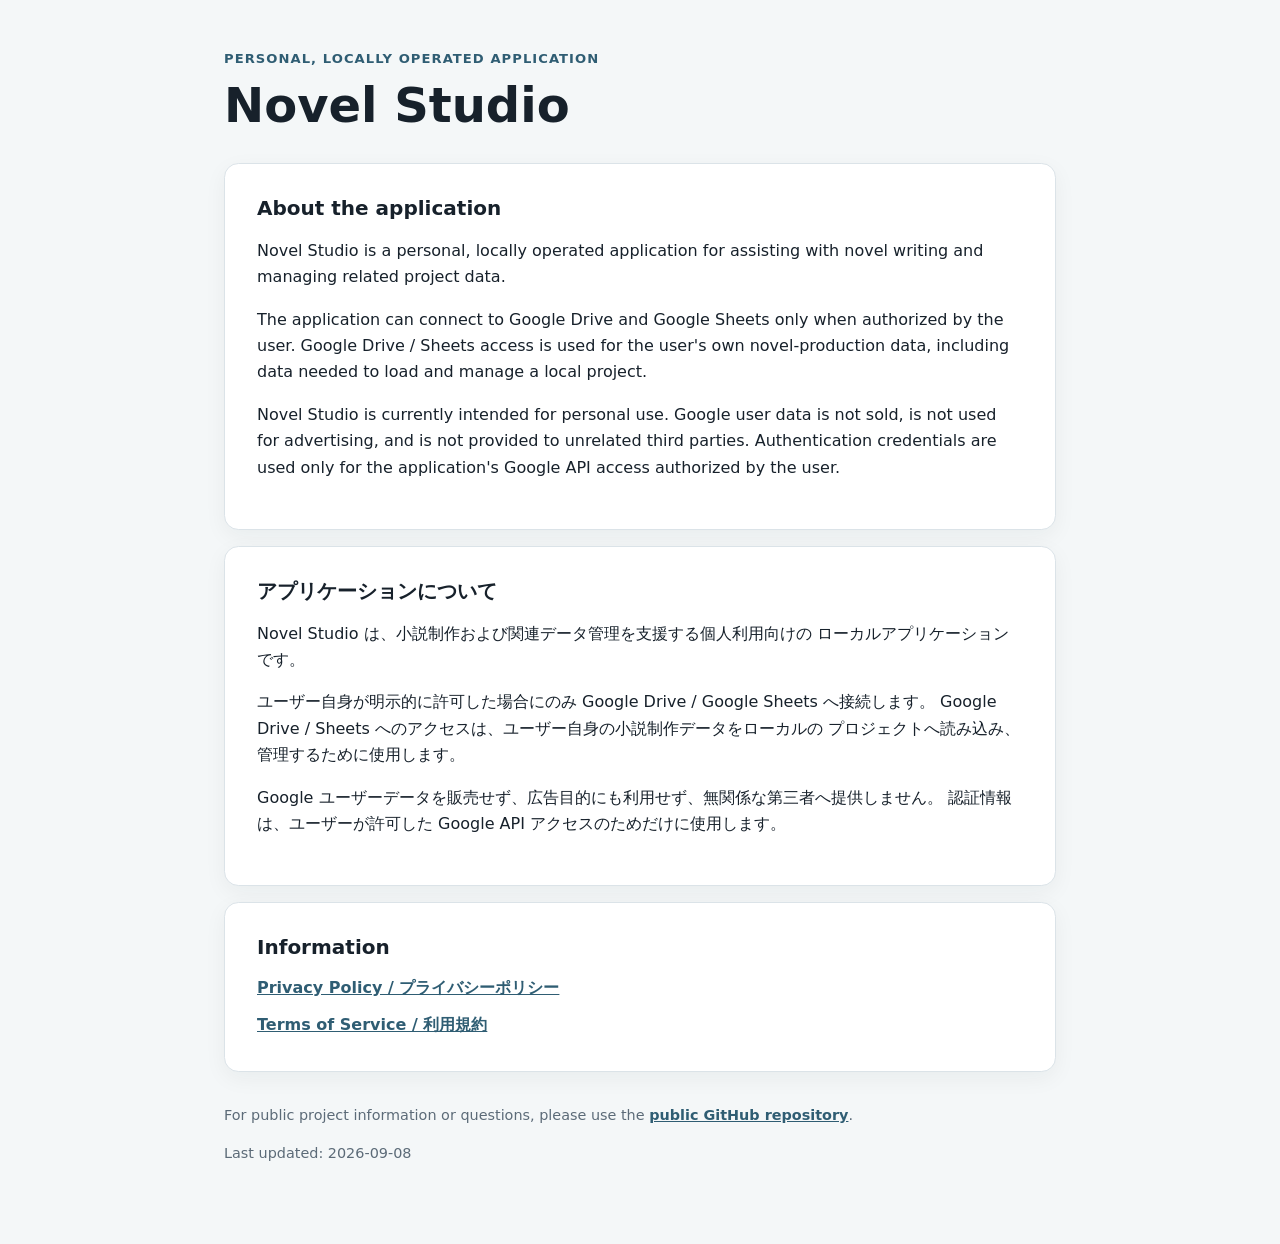
<file: index.html>
<!doctype html>
<html lang="en">
  <head>
    <meta charset="utf-8">
    <meta name="viewport" content="width=device-width, initial-scale=1">
    <meta name="description" content="Novel Studio is a personal, locally operated application for novel writing and related project data.">
    <title>Novel Studio</title>
    <link rel="stylesheet" href="styles.css">
  </head>
  <body>
    <main class="container">
      <header class="site-header">
        <p class="eyebrow">Personal, locally operated application</p>
        <h1>Novel Studio</h1>
      </header>

      <section class="card" aria-labelledby="about-heading">
        <h2 id="about-heading">About the application</h2>
        <p>
          Novel Studio is a personal, locally operated application for assisting with
          novel writing and managing related project data.
        </p>
        <p>
          The application can connect to Google Drive and Google Sheets only when authorized
          by the user. Google Drive / Sheets access is used for the user's own
          novel-production data, including data needed to load and manage a local project.
        </p>
        <p>
          Novel Studio is currently intended for personal use. Google user data is not
          sold, is not used for advertising, and is not provided to unrelated third parties.
          Authentication credentials are used only for the application's Google API access
          authorized by the user.
        </p>
      </section>

      <section class="card" lang="ja" aria-labelledby="about-ja-heading">
        <h2 id="about-ja-heading">アプリケーションについて</h2>
        <p>
          Novel Studio は、小説制作および関連データ管理を支援する個人利用向けの
          ローカルアプリケーションです。
        </p>
        <p>
          ユーザー自身が明示的に許可した場合にのみ Google Drive / Google Sheets へ接続します。
          Google Drive / Sheets へのアクセスは、ユーザー自身の小説制作データをローカルの
          プロジェクトへ読み込み、管理するために使用します。
        </p>
        <p>
          Google ユーザーデータを販売せず、広告目的にも利用せず、無関係な第三者へ提供しません。
          認証情報は、ユーザーが許可した Google API アクセスのためだけに使用します。
        </p>
      </section>

      <nav class="card link-list" aria-label="Legal information">
        <h2>Information</h2>
        <a href="privacy.html">Privacy Policy / プライバシーポリシー</a>
        <a href="terms.html">Terms of Service / 利用規約</a>
      </nav>

      <footer class="site-footer">
        <p>For public project information or questions, please use the <a href="https://github.com/ttakahashi-uruz7/ttakahashi-uruz7.github.io">public GitHub repository</a>.</p>
        <p>Last updated: 2026-09-08</p>
      </footer>
    </main>
  </body>
</html>
</file>
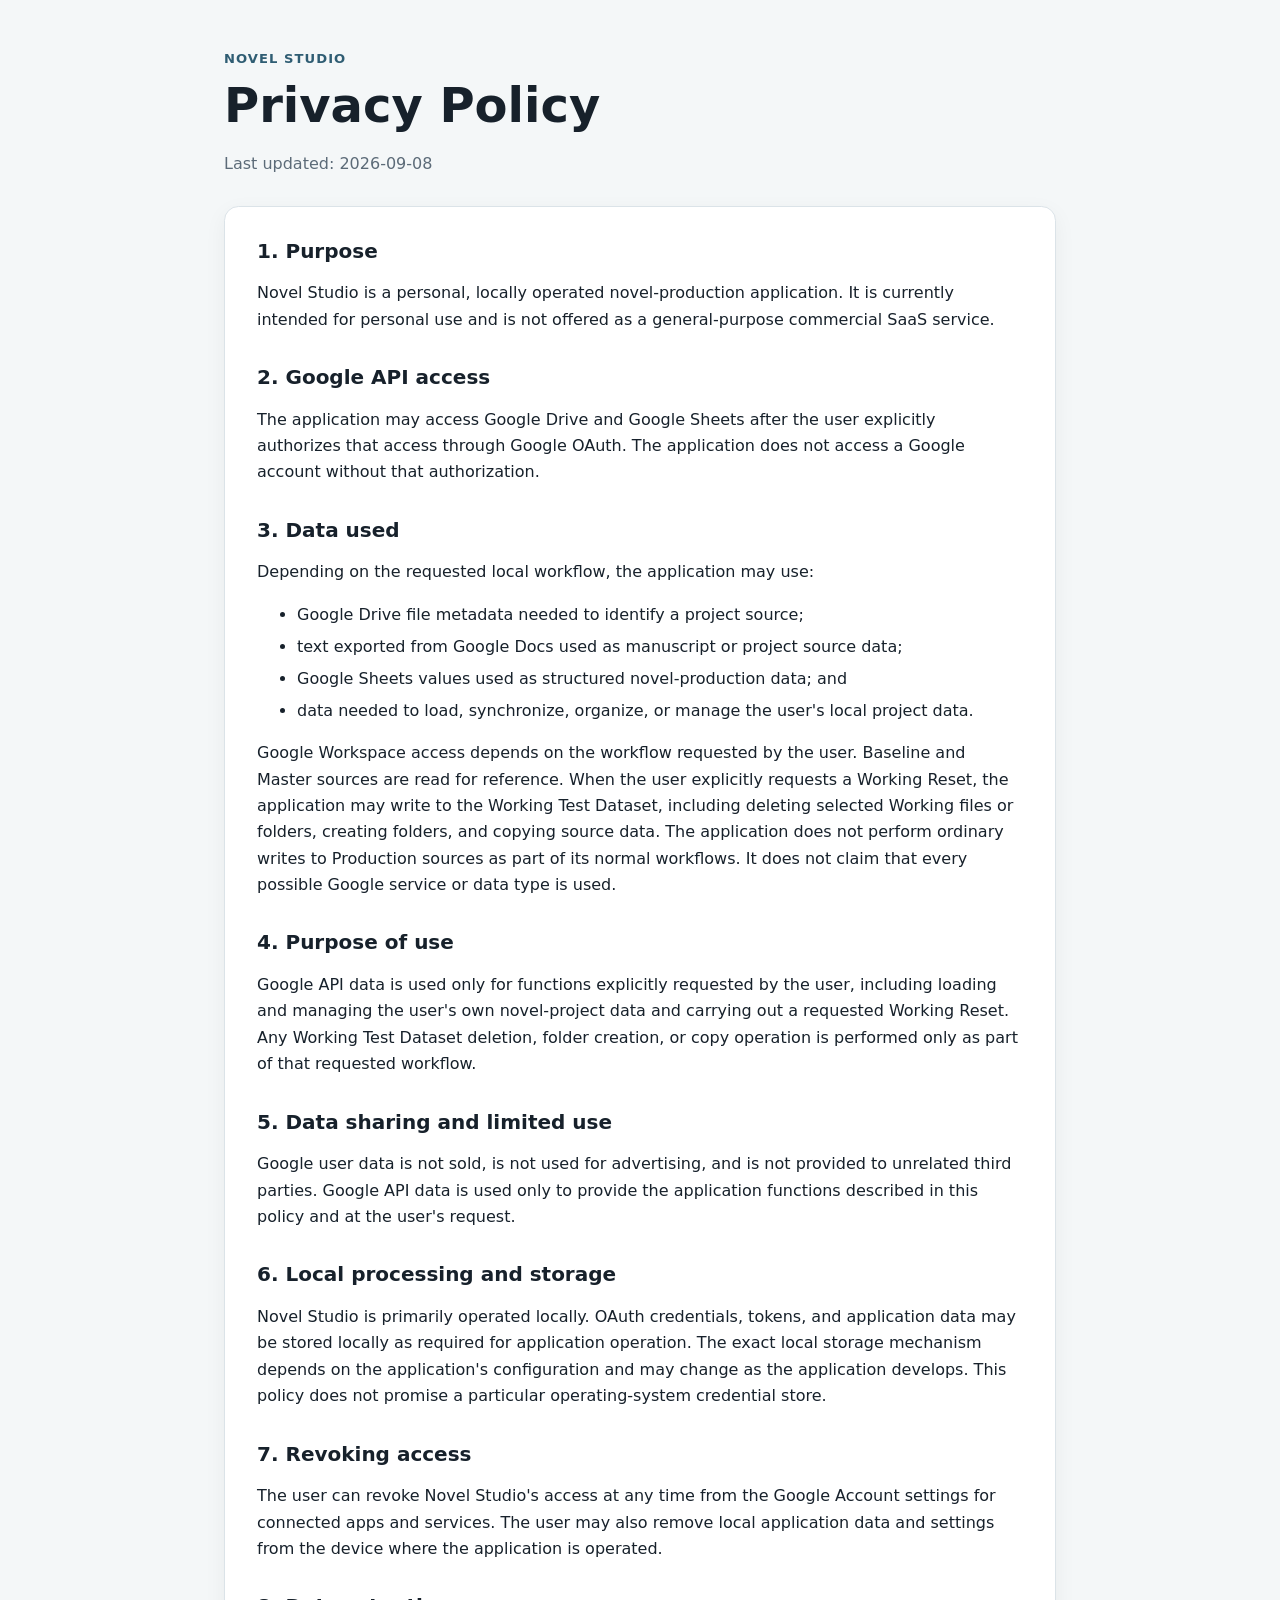
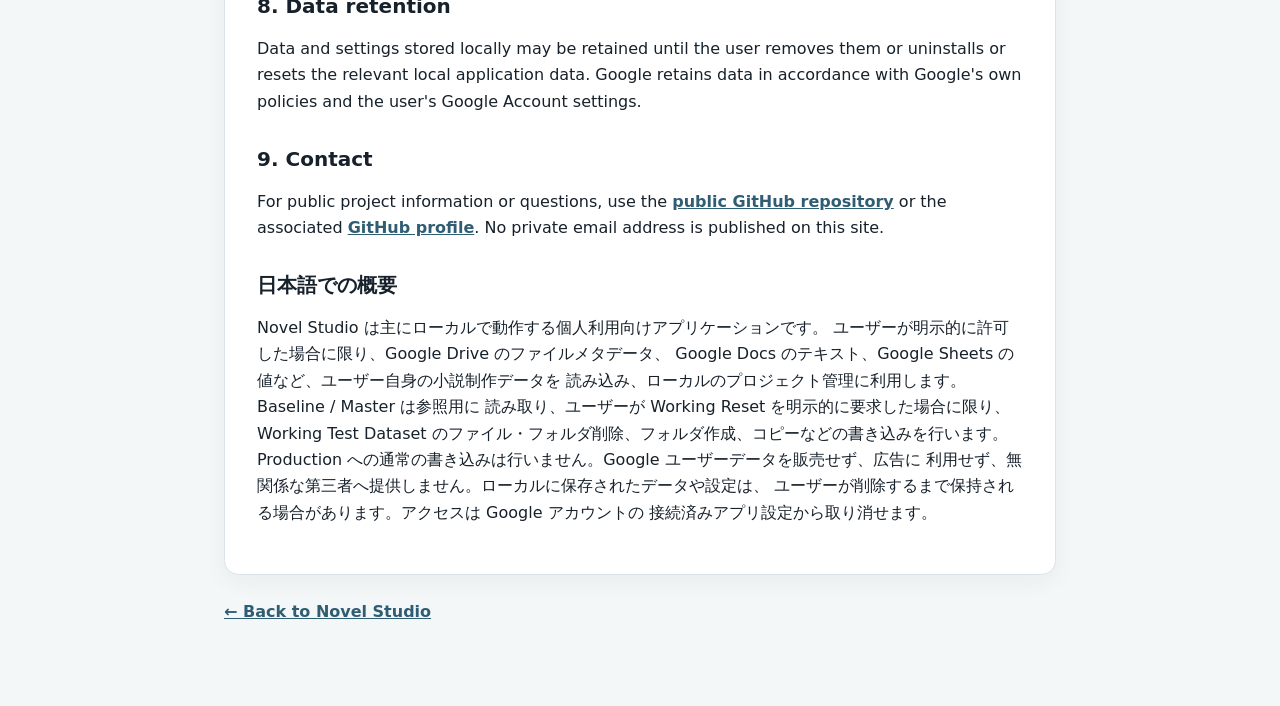
<file: privacy.html>
<!doctype html>
<html lang="en">
  <head>
    <meta charset="utf-8">
    <meta name="viewport" content="width=device-width, initial-scale=1">
    <meta name="description" content="Privacy Policy for Novel Studio.">
    <title>Novel Studio Privacy Policy</title>
    <link rel="stylesheet" href="styles.css">
  </head>
  <body>
    <main class="container">
      <header class="site-header">
        <p class="eyebrow">Novel Studio</p>
        <h1>Privacy Policy</h1>
        <p class="muted">Last updated: 2026-09-08</p>
      </header>

      <article class="card prose">
        <h2>1. Purpose</h2>
        <p>
          Novel Studio is a personal, locally operated novel-production application.
          It is currently intended for personal use and is not offered as a general-purpose
          commercial SaaS service.
        </p>

        <h2>2. Google API access</h2>
        <p>
          The application may access Google Drive and Google Sheets after the user explicitly
          authorizes that access through Google OAuth. The application does not access a
          Google account without that authorization.
        </p>

        <h2>3. Data used</h2>
        <p>Depending on the requested local workflow, the application may use:</p>
        <ul>
          <li>Google Drive file metadata needed to identify a project source;</li>
          <li>text exported from Google Docs used as manuscript or project source data;</li>
          <li>Google Sheets values used as structured novel-production data; and</li>
          <li>data needed to load, synchronize, organize, or manage the user's local project data.</li>
        </ul>
        <p>
          Google Workspace access depends on the workflow requested by the user. Baseline and
          Master sources are read for reference. When the user explicitly requests a Working
          Reset, the application may write to the Working Test Dataset, including deleting
          selected Working files or folders, creating folders, and copying source data. The
          application does not perform ordinary writes to Production sources as part of its
          normal workflows. It does not claim that every possible Google service or data type
          is used.
        </p>

        <h2>4. Purpose of use</h2>
        <p>
          Google API data is used only for functions explicitly requested by the user, including
          loading and managing the user's own novel-project data and carrying out a requested
          Working Reset. Any Working Test Dataset deletion, folder creation, or copy operation
          is performed only as part of that requested workflow.
        </p>

        <h2>5. Data sharing and limited use</h2>
        <p>
          Google user data is not sold, is not used for advertising, and is not provided to
          unrelated third parties. Google API data is used only to provide the application
          functions described in this policy and at the user's request.
        </p>

        <h2>6. Local processing and storage</h2>
        <p>
          Novel Studio is primarily operated locally. OAuth credentials, tokens, and
          application data may be stored locally as required for application operation. The
          exact local storage mechanism depends on the application's configuration and may
          change as the application develops. This policy does not promise a particular
          operating-system credential store.
        </p>

        <h2>7. Revoking access</h2>
        <p>
          The user can revoke Novel Studio's access at any time from the Google Account
          settings for connected apps and services. The user may also remove local application
          data and settings from the device where the application is operated.
        </p>

        <h2>8. Data retention</h2>
        <p>
          Data and settings stored locally may be retained until the user removes them or
          uninstalls or resets the relevant local application data. Google retains data in
          accordance with Google's own policies and the user's Google Account settings.
        </p>

        <h2>9. Contact</h2>
        <p>
          For public project information or questions, use the
          <a href="https://github.com/ttakahashi-uruz7/ttakahashi-uruz7.github.io">public GitHub repository</a>
          or the associated <a href="https://github.com/ttakahashi-uruz7">GitHub profile</a>.
          No private email address is published on this site.
        </p>

        <h2 lang="ja">日本語での概要</h2>
        <p lang="ja">
          Novel Studio は主にローカルで動作する個人利用向けアプリケーションです。
          ユーザーが明示的に許可した場合に限り、Google Drive のファイルメタデータ、
          Google Docs のテキスト、Google Sheets の値など、ユーザー自身の小説制作データを
          読み込み、ローカルのプロジェクト管理に利用します。Baseline / Master は参照用に
          読み取り、ユーザーが Working Reset を明示的に要求した場合に限り、Working Test
          Dataset のファイル・フォルダ削除、フォルダ作成、コピーなどの書き込みを行います。
          Production への通常の書き込みは行いません。Google ユーザーデータを販売せず、広告に
          利用せず、無関係な第三者へ提供しません。ローカルに保存されたデータや設定は、
          ユーザーが削除するまで保持される場合があります。アクセスは Google アカウントの
          接続済みアプリ設定から取り消せます。
        </p>
      </article>

      <p class="back-link"><a href="index.html">← Back to Novel Studio</a></p>
    </main>
  </body>
</html>
</file>
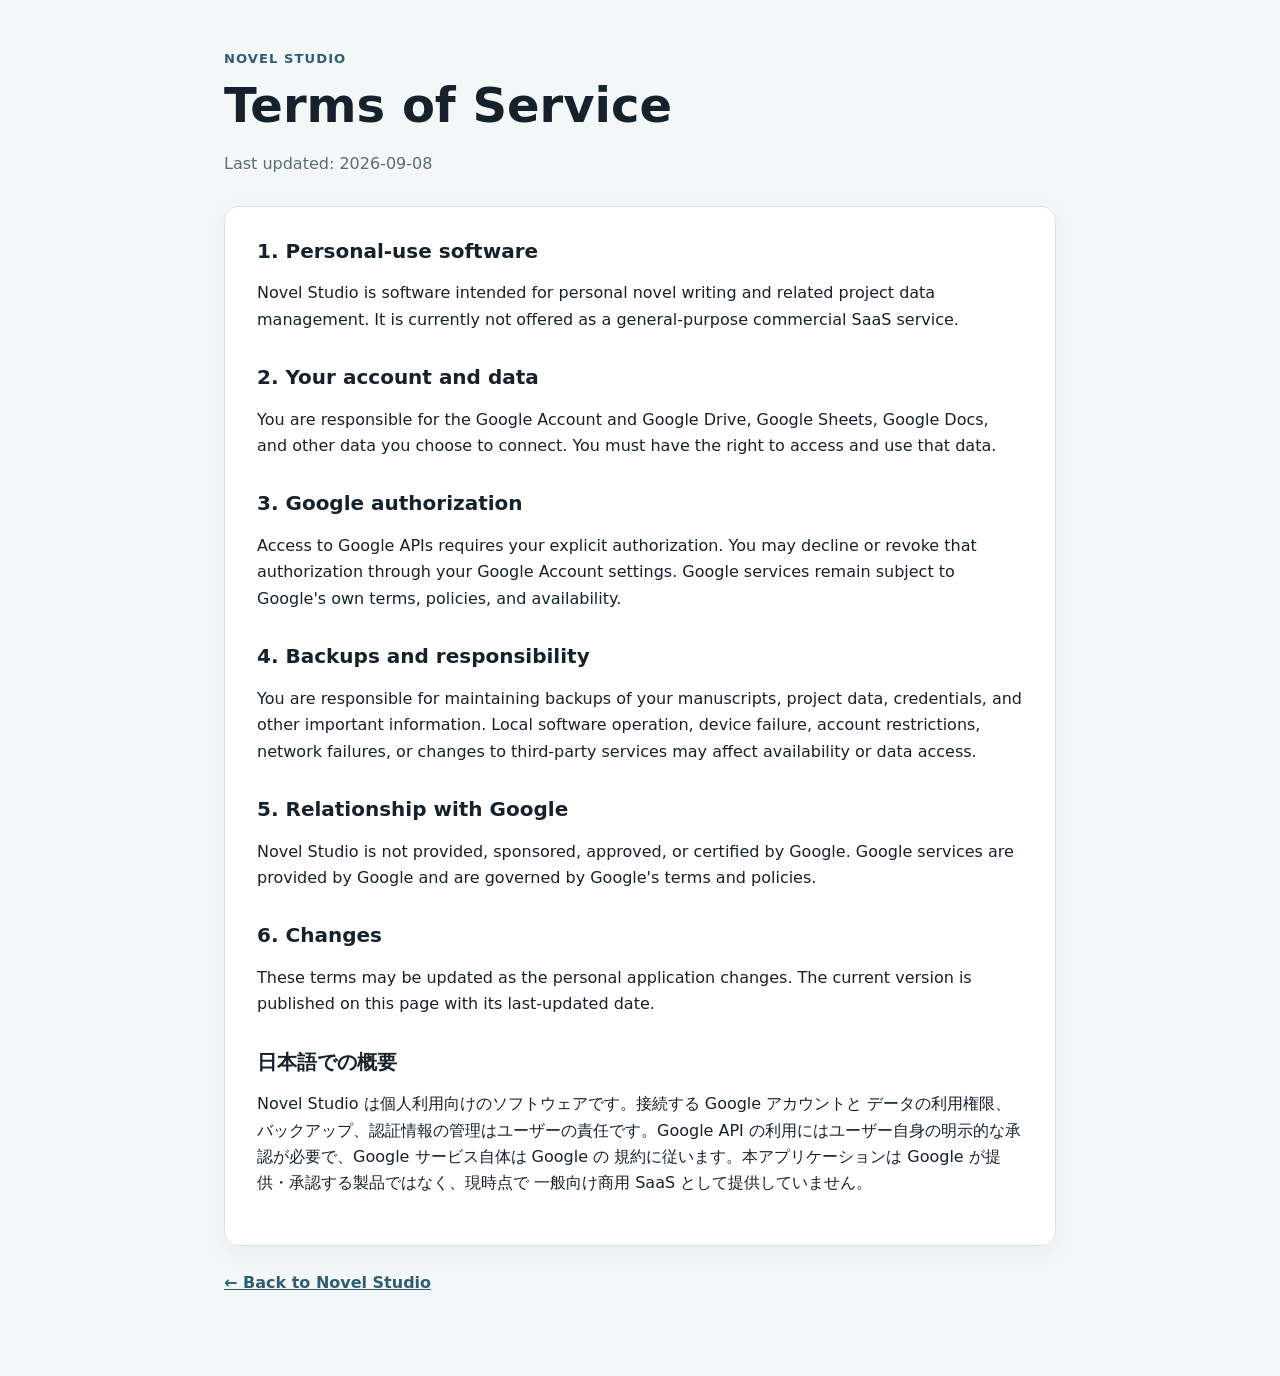
<file: terms.html>
<!doctype html>
<html lang="en">
  <head>
    <meta charset="utf-8">
    <meta name="viewport" content="width=device-width, initial-scale=1">
    <meta name="description" content="Terms of Service for Novel Studio.">
    <title>Novel Studio Terms of Service</title>
    <link rel="stylesheet" href="styles.css">
  </head>
  <body>
    <main class="container">
      <header class="site-header">
        <p class="eyebrow">Novel Studio</p>
        <h1>Terms of Service</h1>
        <p class="muted">Last updated: 2026-09-08</p>
      </header>

      <article class="card prose">
        <h2>1. Personal-use software</h2>
        <p>
          Novel Studio is software intended for personal novel writing and related project
          data management. It is currently not offered as a general-purpose commercial SaaS
          service.
        </p>

        <h2>2. Your account and data</h2>
        <p>
          You are responsible for the Google Account and Google Drive, Google Sheets, Google Docs,
          and other data you choose to connect. You must have the right to access and use that data.
        </p>

        <h2>3. Google authorization</h2>
        <p>
          Access to Google APIs requires your explicit authorization. You may decline or revoke
          that authorization through your Google Account settings. Google services remain subject
          to Google's own terms, policies, and availability.
        </p>

        <h2>4. Backups and responsibility</h2>
        <p>
          You are responsible for maintaining backups of your manuscripts, project data,
          credentials, and other important information. Local software operation, device failure,
          account restrictions, network failures, or changes to third-party services may affect
          availability or data access.
        </p>

        <h2>5. Relationship with Google</h2>
        <p>
          Novel Studio is not provided, sponsored, approved, or certified by Google. Google
          services are provided by Google and are governed by Google's terms and policies.
        </p>

        <h2>6. Changes</h2>
        <p>
          These terms may be updated as the personal application changes. The current version is
          published on this page with its last-updated date.
        </p>

        <h2 lang="ja">日本語での概要</h2>
        <p lang="ja">
          Novel Studio は個人利用向けのソフトウェアです。接続する Google アカウントと
          データの利用権限、バックアップ、認証情報の管理はユーザーの責任です。Google API
          の利用にはユーザー自身の明示的な承認が必要で、Google サービス自体は Google の
          規約に従います。本アプリケーションは Google が提供・承認する製品ではなく、現時点で
          一般向け商用 SaaS として提供していません。
        </p>
      </article>

      <p class="back-link"><a href="index.html">← Back to Novel Studio</a></p>
    </main>
  </body>
</html>
</file>
<file: styles.css>
:root {
  color-scheme: light;
  --ink: #17212b;
  --muted: #5c6b78;
  --line: #dbe3e8;
  --surface: #ffffff;
  --accent: #2f5d73;
  --accent-soft: #eaf2f5;
  --page: #f4f7f8;
}

* {
  box-sizing: border-box;
}

html {
  font-family: system-ui, -apple-system, BlinkMacSystemFont, "Segoe UI", sans-serif;
  line-height: 1.65;
  color: var(--ink);
  background: var(--page);
}

body {
  margin: 0;
}

.container {
  width: min(100% - 2rem, 52rem);
  margin: 0 auto;
  padding: 3rem 0 4rem;
}

.site-header {
  margin-bottom: 1.75rem;
}

.eyebrow {
  margin: 0 0 0.35rem;
  color: var(--accent);
  font-size: 0.82rem;
  font-weight: 700;
  letter-spacing: 0.08em;
  text-transform: uppercase;
}

h1,
h2 {
  line-height: 1.25;
}

h1 {
  margin: 0;
  font-size: clamp(2rem, 5vw, 3rem);
}

h2 {
  margin-top: 0;
  font-size: 1.25rem;
}

.card {
  margin: 1rem 0;
  padding: clamp(1.25rem, 4vw, 2rem);
  border: 1px solid var(--line);
  border-radius: 0.9rem;
  background: var(--surface);
  box-shadow: 0 0.4rem 1.4rem rgb(23 33 43 / 5%);
}

.prose h2:not(:first-child) {
  margin-top: 2rem;
}

.prose li + li {
  margin-top: 0.35rem;
}

a {
  color: var(--accent);
  font-weight: 650;
}

a:focus-visible {
  outline: 0.2rem solid #e0a72f;
  outline-offset: 0.2rem;
}

.link-list {
  display: grid;
  gap: 0.7rem;
}

.link-list h2 {
  margin-bottom: 0.2rem;
}

.muted,
.site-footer {
  color: var(--muted);
}

.site-footer {
  margin-top: 2rem;
  font-size: 0.9rem;
}

.back-link {
  margin-top: 1.5rem;
}

@media (max-width: 40rem) {
  .container {
    padding-top: 2rem;
  }
}
</file>
